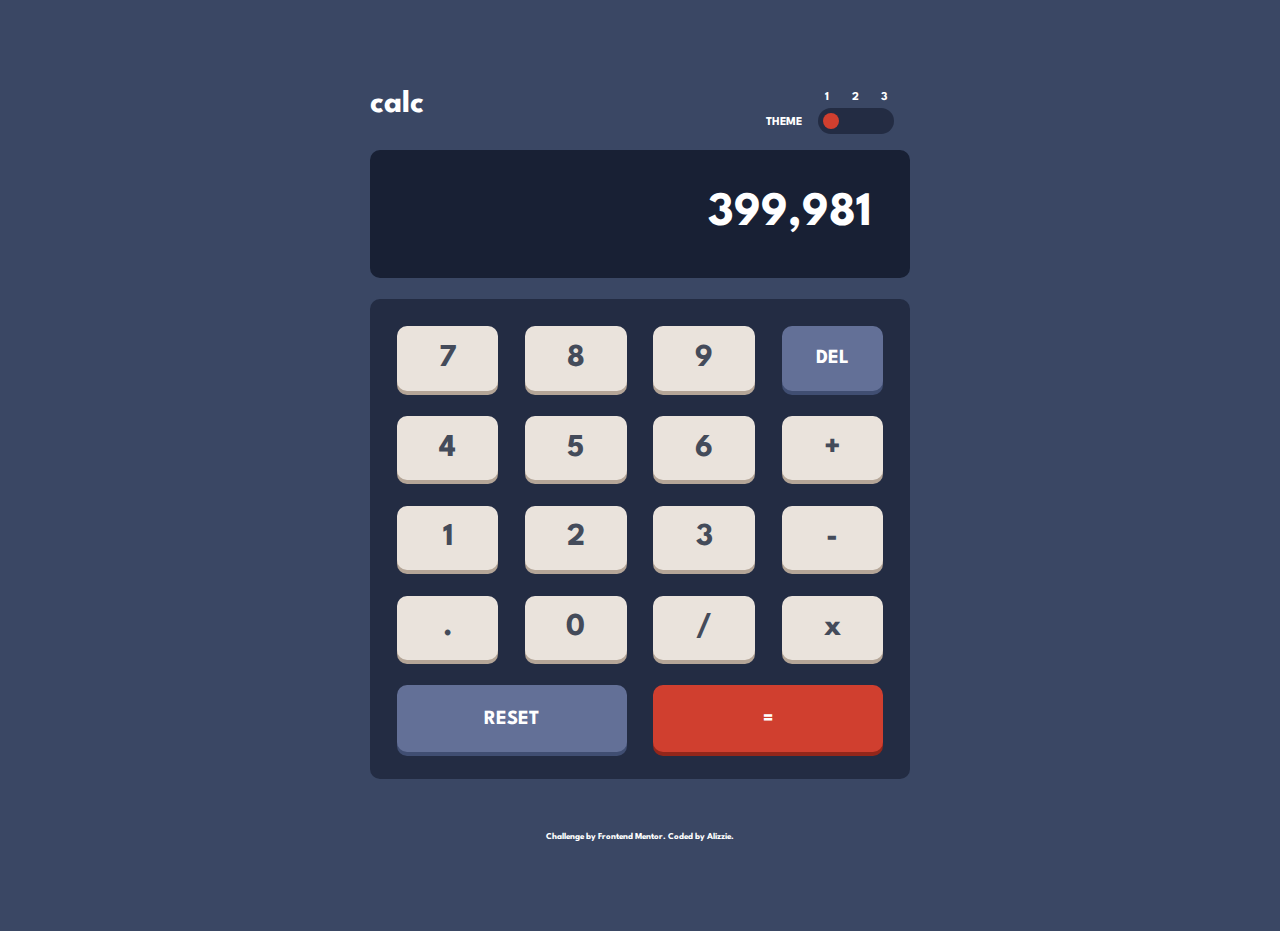
<file: index.html>
<!DOCTYPE html>
<html lang="en">

<head>
  <meta charset="UTF-8">
  <meta name="viewport" content="width=device-width, initial-scale=1.0"> <!-- displays site properly based on user's device -->

  <link rel="icon" type="image/png" sizes="32x32" href="images/favicon-32x32.png">
  <link rel="stylesheet" href="CSS/styles.css">
  <link rel="preconnect" href="https://fonts.googleapis.com">
  <link rel="preconnect" href="https://fonts.gstatic.com" crossorigin>
  <link href="https://fonts.googleapis.com/css2?family=Spartan:wght@400;500;700&display=swap" rel="stylesheet">

  <title>Frontend Mentor | Calculator app</title>
</head>

<body class="theme1">

  <div class="container">

    <div class="calcHead">
      <h4>calc</h4>
      <div class="theme">
        <p>Theme</p>
        <div class="switcher">
          <label for="slider"> <span>1</span> <span>2</span> <span>3</span> </label>
          <input type="range" class="slider" id="slider" min="0" max="2" value="0">
        </div>
      </div>
    </div>

    <div class="calcDisplay">
      <div class="screen">
        <h1 class="displayText">399,981</h1>
      </div>
      <div class="keyboard">
        <button type="button" class="key">7
        </button>
        <button type="button" class="key">
          8
        </button>
        <button type="button" class="key">
          9
        </button>
        <button type="button" class="del">
          DEL
        </button>
        <button type="button" class="key">
          4
        </button>
        <button type="button" class="key">
          5
        </button>
        <button type="button" class="key">
          6
        </button>
        <button type="button" class="operator">
          +
        </button>
        <button type="button" class="key">
          1
        </button>
        <button type="button" class="key">
          2
        </button>
        <button class="key">
          3
        </button>
        <button type="button" class="operator">
          -
        </button>
        <button type="button" class="key">
          .
        </button>
        <button type="button" class="key">
          0
        </button>
        <button type="button" class="operator">
          /
        </button>
        <button type="button" class="operator">
          x
        </button>
        <button type="button" class="reset">
          Reset
        </button>
        <button type="button" class="equal">
          =
        </button>
      </div>
    </div>

    <div class="attribution">
      Challenge by <a href="https://www.frontendmentor.io?ref=challenge" target="_blank">Frontend Mentor</a>.
      Coded by <a href="https://github.com/Alizzie">Alizzie</a>.
    </div>

  </div>


  <script src="themeToggler.js"></script>
  <script src="calculatorFunction.js"></script>
</body>

</html>
</file>
<file: CSS/styles.css>
/*Theme 1*/
.theme1 {
  --background: hsl(222, 26%, 31%);
  --keypadToggle: hsl(223, 31%, 20%);
  --screen: hsl(224, 36%, 15%);
  --delReset: hsl(225, 21%, 49%);
  --delResetS: hsl(224, 28%, 35%);
  --delResetH: #A2B2E1;
  --equal: hsl(6, 63%, 50%);
  --equalS: hsl(6, 70%, 34%);
  --equalH: #F96B5B;
  --key: hsl(30, 25%, 89%);
  --keyS: hsl(28, 16%, 65%);
  --keyH: white;
  --numbers: hsl(221, 14%, 31%);
  --text: white;
  --eqC: white;
}

/*Theme 2*/
.theme2{
  --background: hsl(0, 0%, 90%);
  --keypadToggle: hsl(0, 5%, 81%);
  --screen: hsl(0, 0%, 93%);
  --delReset: hsl(185, 42%, 37%);
  --delResetS: hsl(185, 58%, 25%);
  --delResetH: #62B5BC ;
  --equal: hsl(25, 98%, 40%);
  --equalS:  hsl(25, 99%, 27%);
  --equalH: #FF8A38;
  --key: hsl(45, 7%, 89%);
  --keyS: hsl(35, 11%, 61%);
  --keyH: white;
  --numbers: hsl(60, 10%, 19%);
  --text:hsl(60, 10%, 19%);
  --eqC: white;
}

/* Theme 3*/
.theme3{
  --background: hsl(268, 75%, 9%);
  --keypadToggle:hsl(268, 71%, 12%);
  --screen: hsl(268, 71%, 12%);
  --delReset: hsl(281, 89%, 26%);
  --delResetS: hsl(285, 91%, 52%);
  --delResetH: #8631AF;
  --equal: hsl(176, 100%, 44%);
  --equalS:  hsl(177, 92%, 70%);
  --equalH: #93FFF8;
  --key: hsl(268, 47%, 21%);
  --keyS: hsl(290, 70%, 36%);
  --keyH: #6C34AC;
  --numbers: hsl(52, 100%, 62%);
  --text:hsl(52, 100%, 62%);
  --eqC: black;
}


* {
  margin: 0;
  padding: 0;
}

body {
  background-color: var(--background);
  color: var(--text);
  font-family: 'Spartan', sans-serif;
  font-weight: 700;
  font-size: 32px;
  transition: linear .3s;
}

span, p {
  font-size: 12px;
  text-transform: uppercase;
  margin: 0 0 4% 0;
}

span {
  cursor: pointer;
}

h1 {
  font-size: 48px;
  text-align: right;
  padding-right: 7%;
}

h2, h3 {
  font-size: 32px;
  text-align: center;
  color: var(--numbers);
}

h3 {
  font-size: 20px;
  color: white;
  text-transform: uppercase;
  padding: 3% 0;
}

a {
  color: var(--text);
  text-decoration: none;
}

.container {
  width: 540px;
  margin: 7% auto;
}

/* Heading*/
.calcHead {
  width: 100%;
  height: 44px;
  margin-bottom: 3%;
  display: flex;
  justify-content: space-between;
}

/* Theme*/
.theme {
  width: 144px;
  display: flex;
  justify-content: space-between;
  align-items: flex-end;
}

.switcher {
  display: flex;
  flex-direction: column;
  justify-content: space-between;
  align-items: center;
  width: 144px;
}

label {
  display: flex;
  justify-content: space-evenly;
  width: 100%;
}

.slider {
  -webkit-appearance: none;
  width: 66px;
  height: 26px;
  margin: auto;
  background: var(--keypadToggle);
  border-radius: 50px;
  padding: 0 5px;
  cursor: pointer;
}

.slider::-webkit-slider-thumb {
  -webkit-appearance: none;
  width: 16px;
  height: 16px;
  background-color: var(--equal);
  border-radius: 50px;
}

.slider::-webkit-slider-thumb:active {
  background-color: var(--equalH);
}

/* Calculator */
.screen {
  background-color: var(--screen);
  border-radius: 10px;
  height: 128px;
  display: flex;
  justify-content: flex-end;
  align-items: center;
}

/* Keyboard*/
.keyboard {
  margin-top: 4%;
  background-color: var(--keypadToggle);
  border-radius: 10px;
  height: 426px;
  padding: 5%;
  display: grid;
  grid-template-columns: 1fr 1fr 1fr 1fr;
  grid-gap: 6% 5.5%;
}

button{
  font-family: 'Spartan', sans-serif;
  font-weight: bold;
  border-radius: 10px;
  border: 0;
  cursor: pointer;
  display: flex;
  align-items: center;
  justify-content: center;
}

.key, .operator, .dot{
  font-size: 32px;
  text-align: center;
  color: var(--numbers);
  background: var(--key);
  box-shadow: 0 4px var(--keyS);
}

.key:active, .operator:active, .dot:active {
  background: var(--keyH);
}

.equal, .del, .reset {
  font-size: 20px;
  text-transform: uppercase;
  padding: 3% 0;
}

.equal {
  grid-column: 3/5;
  background-color: var(--equal);
  box-shadow: 0 4px var(--equalS);
  color: var(--eqC);
}

.equal:active {
  background-color: var(--equalH);
}

.del, .reset {
  background-color: var(--delReset);
  box-shadow: 0 4px var(--delResetS);
  color: white;
}

.del:active, .reset:active {
  background-color: var(--delResetH);
}

.reset {
  grid-column: 1/3;
}

.attribution {
  font-size: 9px;
  text-align: center;
  margin-top: 10%;
}

@media all and (max-width: 700px){

  h1 {
    font-size: 32px;
  }

  h2 {
    font-size: 28px;
  }

  h3 {
    font-size: 16px;
  }

  .container {
    width: 327px;
  }

  .calcHead {
    margin-bottom: 5%;
  }

  .screen {
    height: 88px;
  }

  .keyboard {
    margin-top: 5%;
    height: 388px;
    grid-gap: 5% 6%;
  }

}

@media all and (max-width: 350px) {

    h1 {
      font-size: 24px;
    }

    h2 {
      font-size: 20px;
    }

    h3 {
      font-size: 18px;
    }


    .container {
      width: 250px;
      margin-top: 10%;
    }

    .calcHead {
      margin-bottom: 7%;
    }

    .screen {
      height: 65px;
    }

    .keyboard {
      margin-top: 6%;
      height: 300px;
      grid-gap: 4% 5%;
    }

    .key, .operator, .dot {
      font-size: 24px;
    }

    .equal, .del, .reset {
      font-size: 16px;
    }

    .attribution{
      font-size: 7px;
    }

  }
</file>
